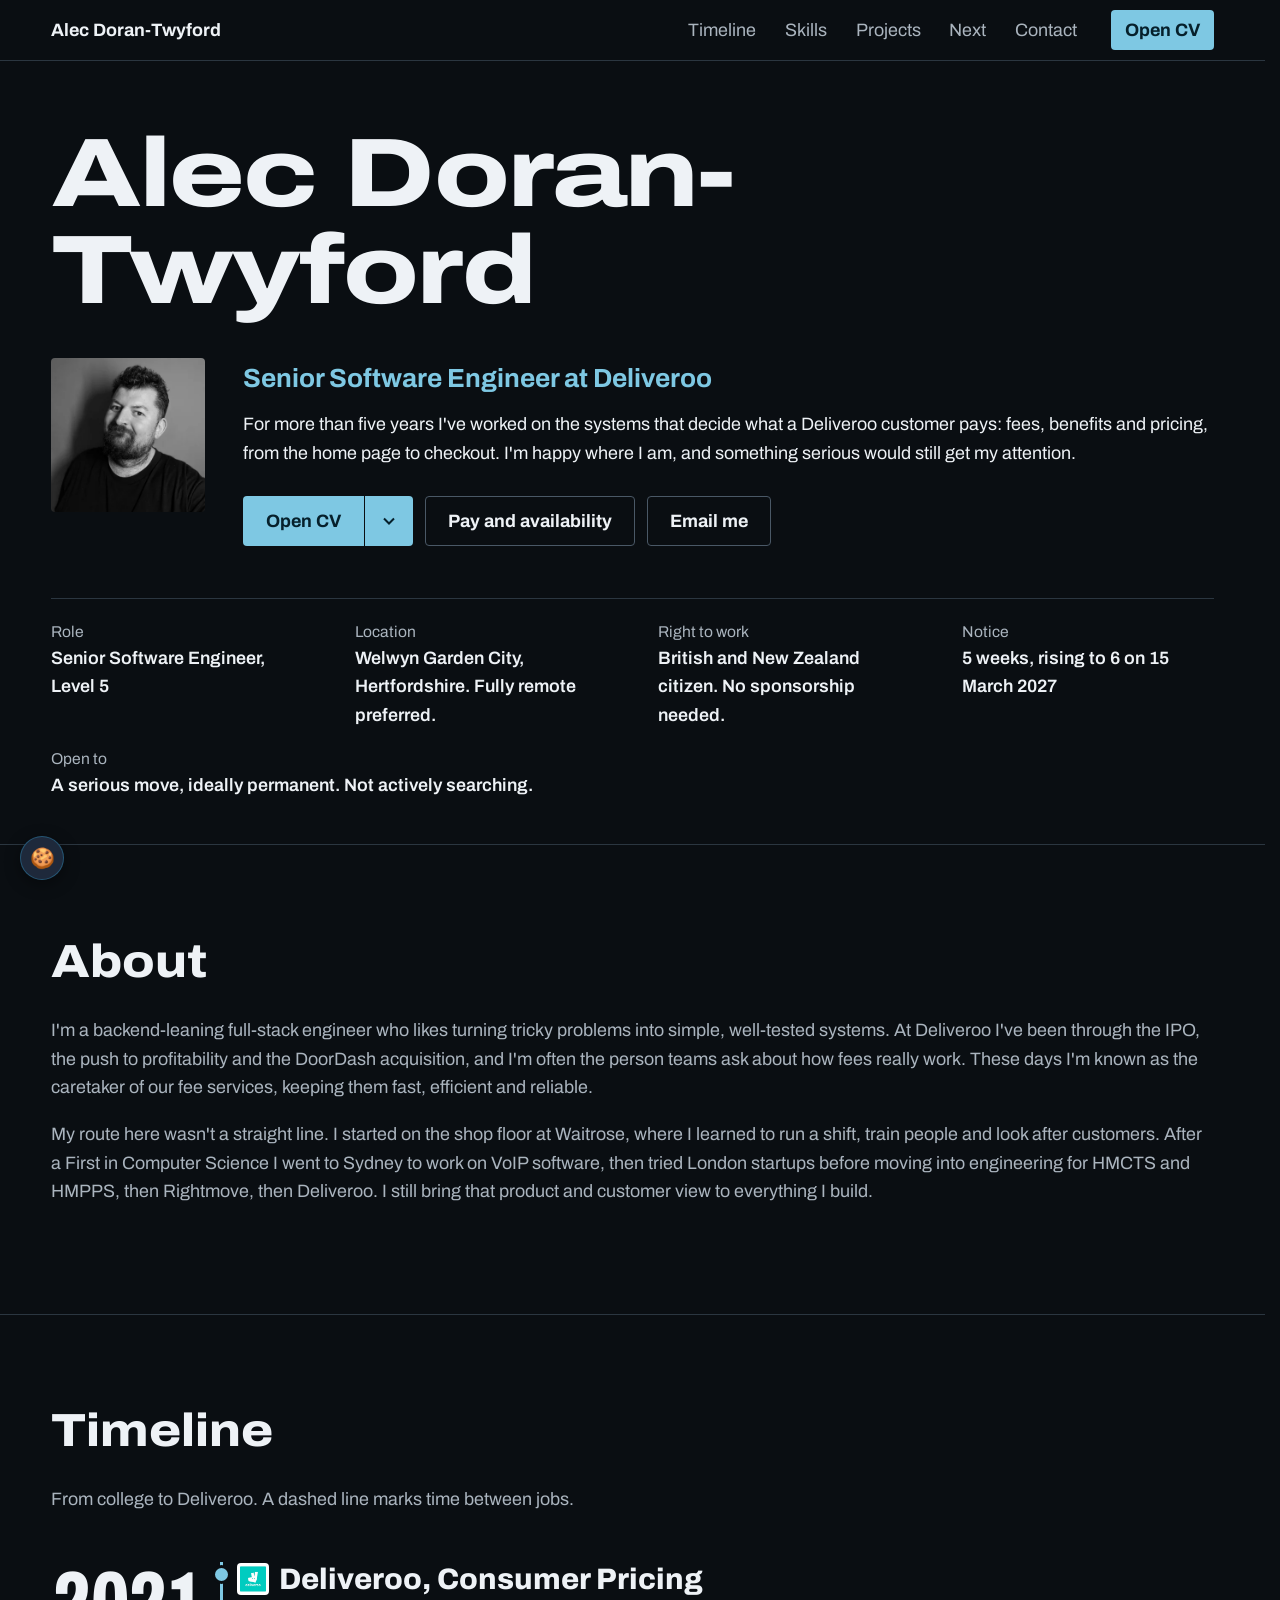
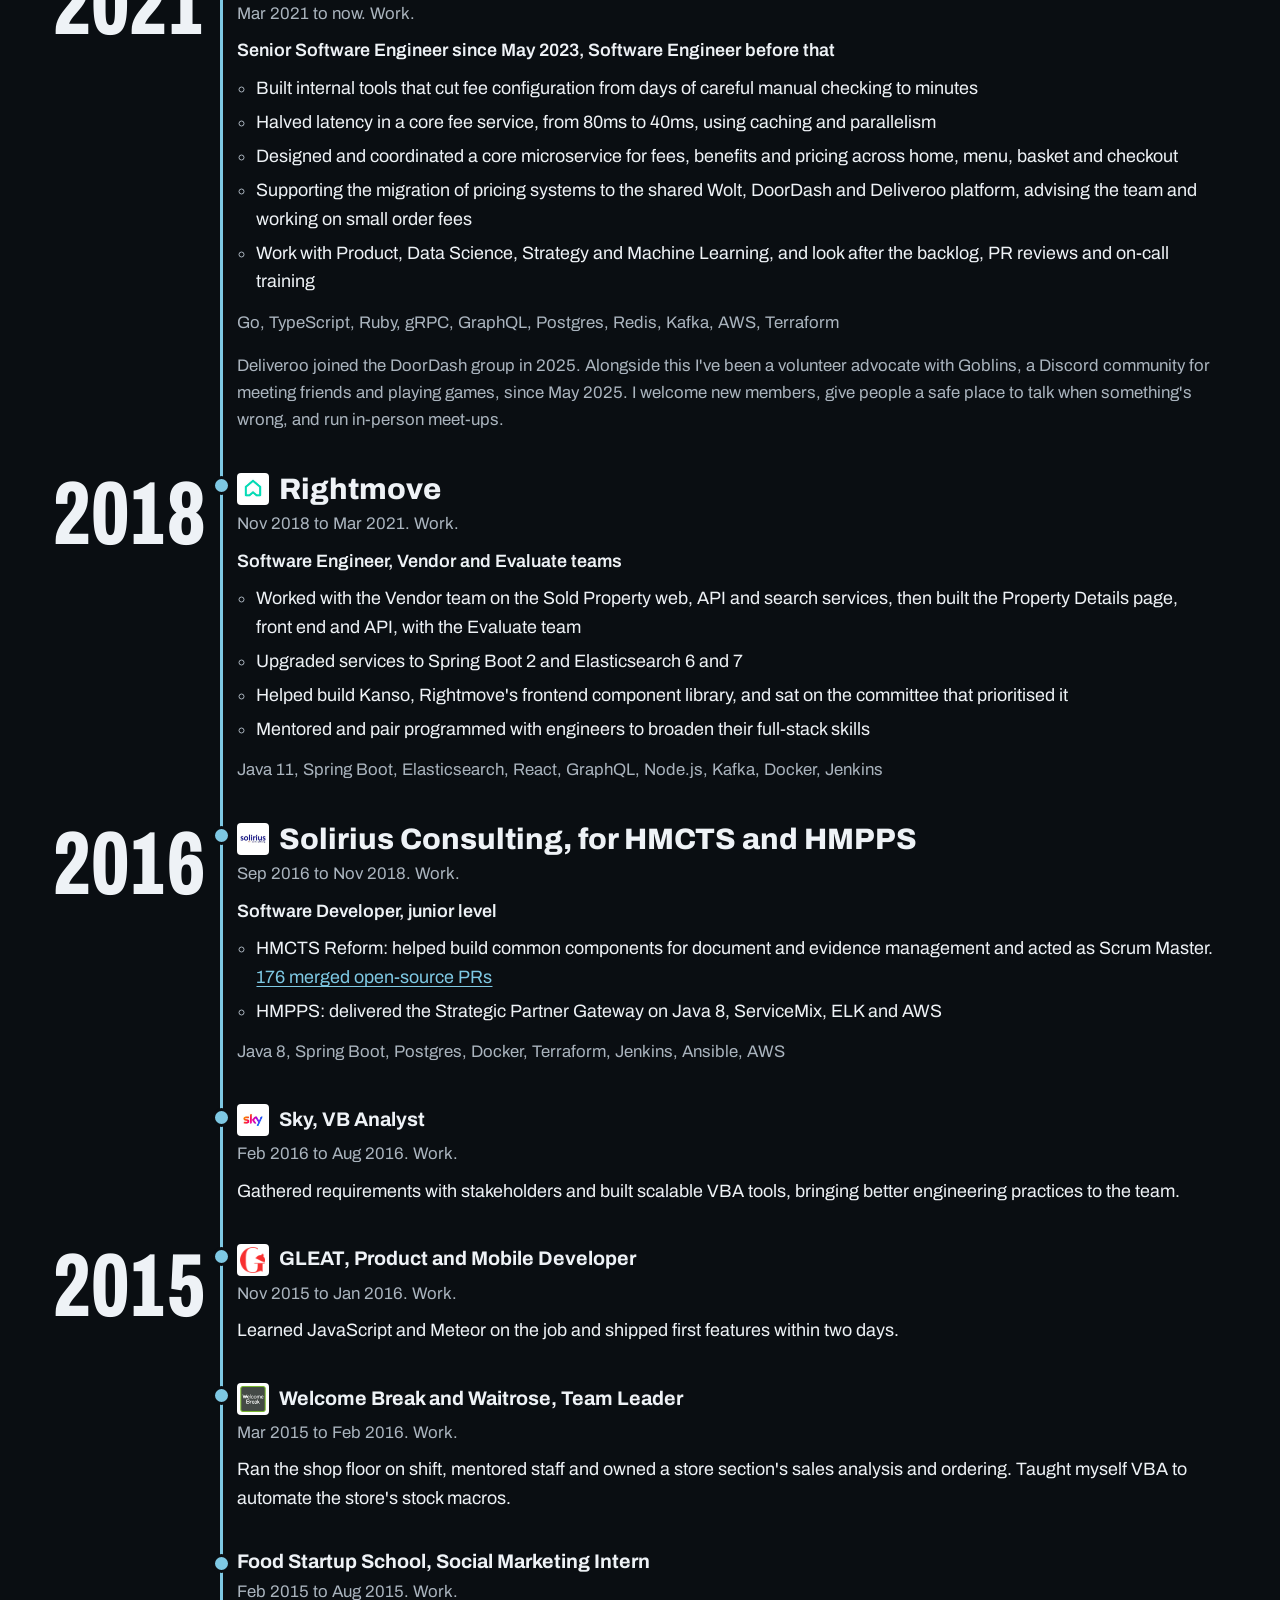
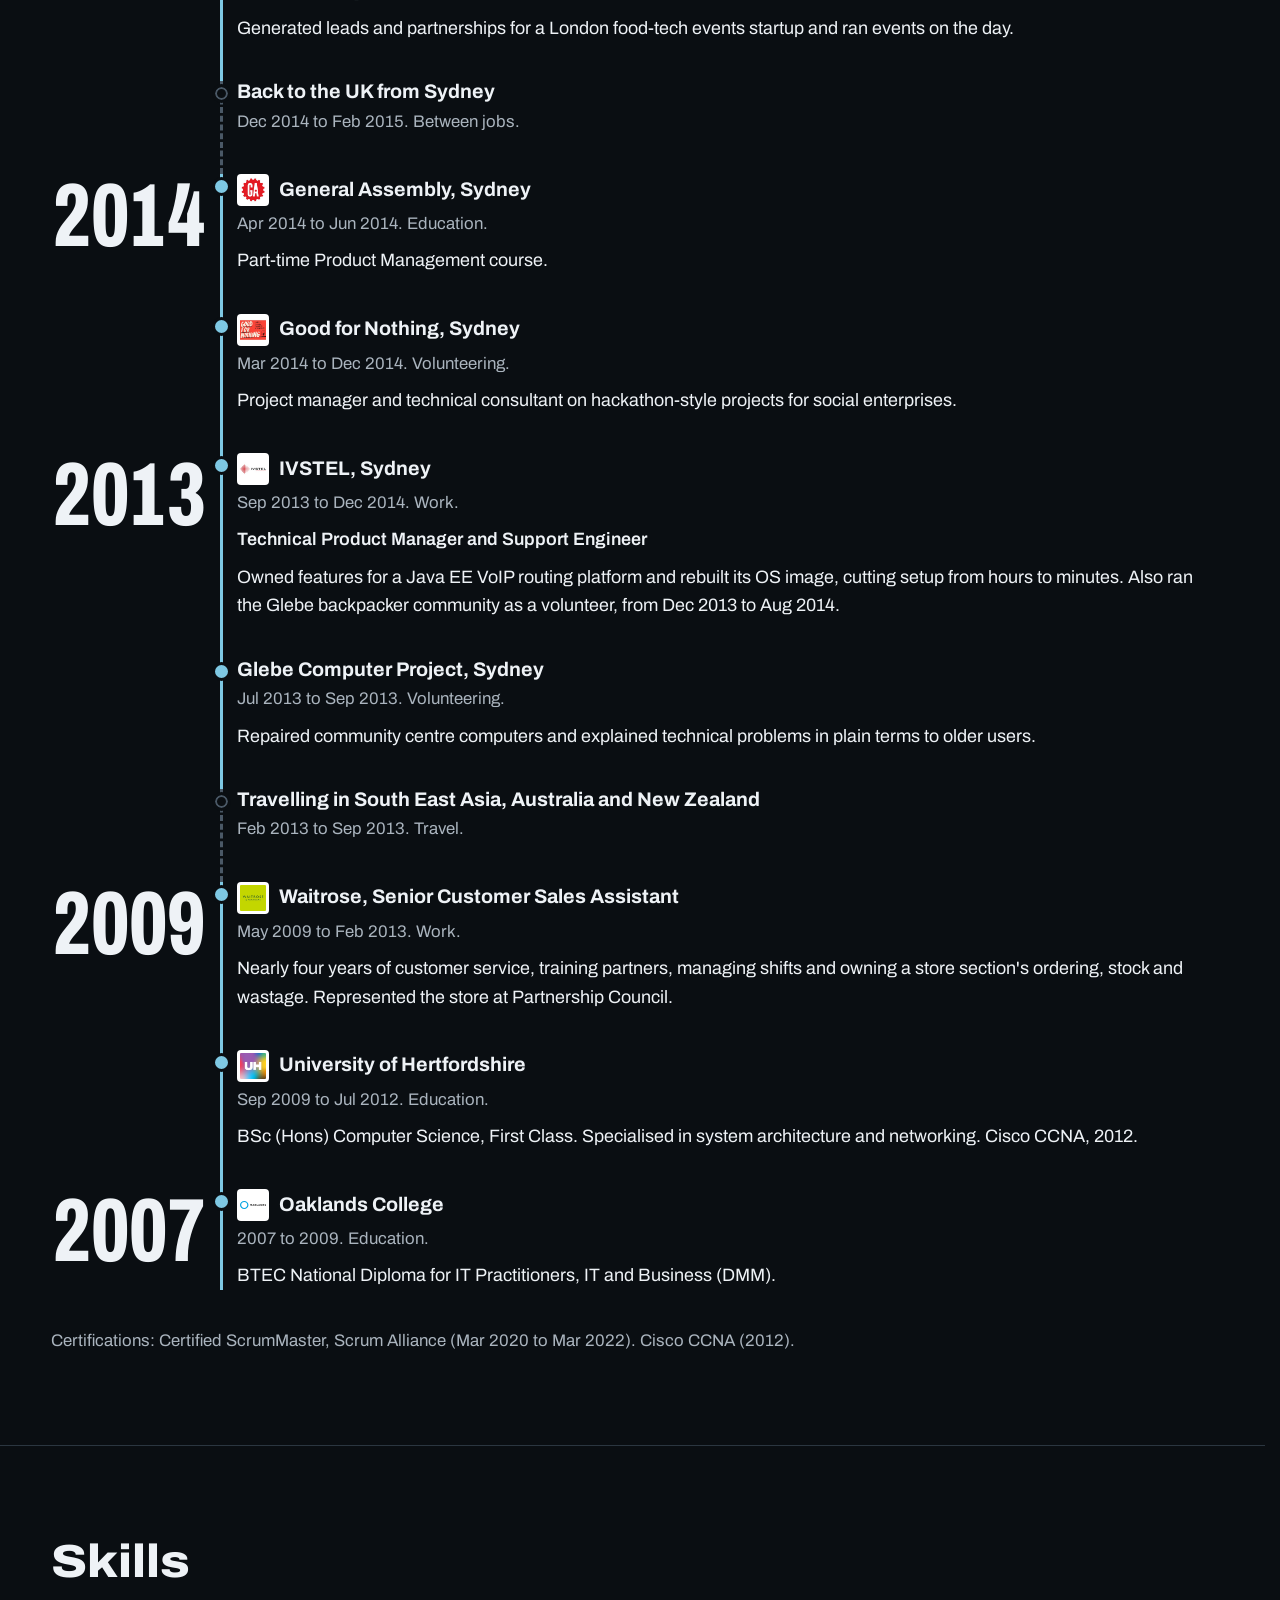
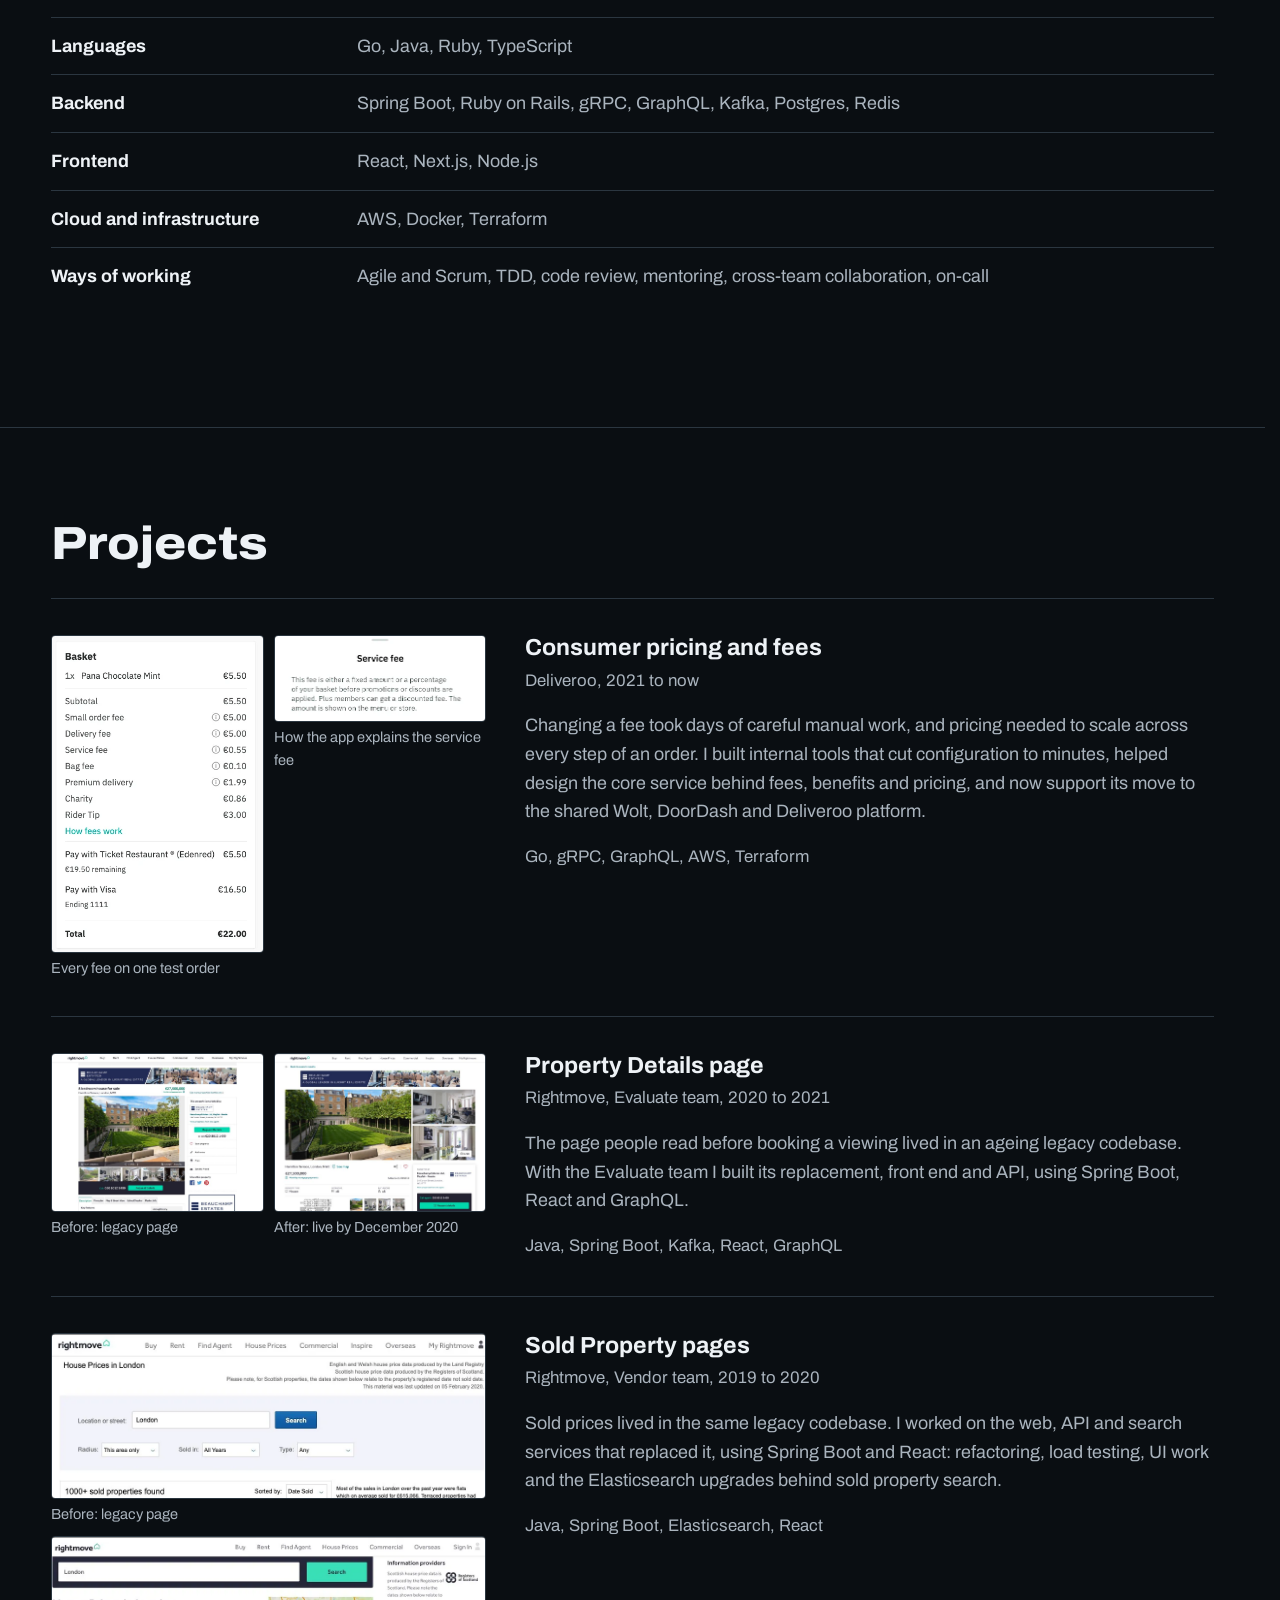
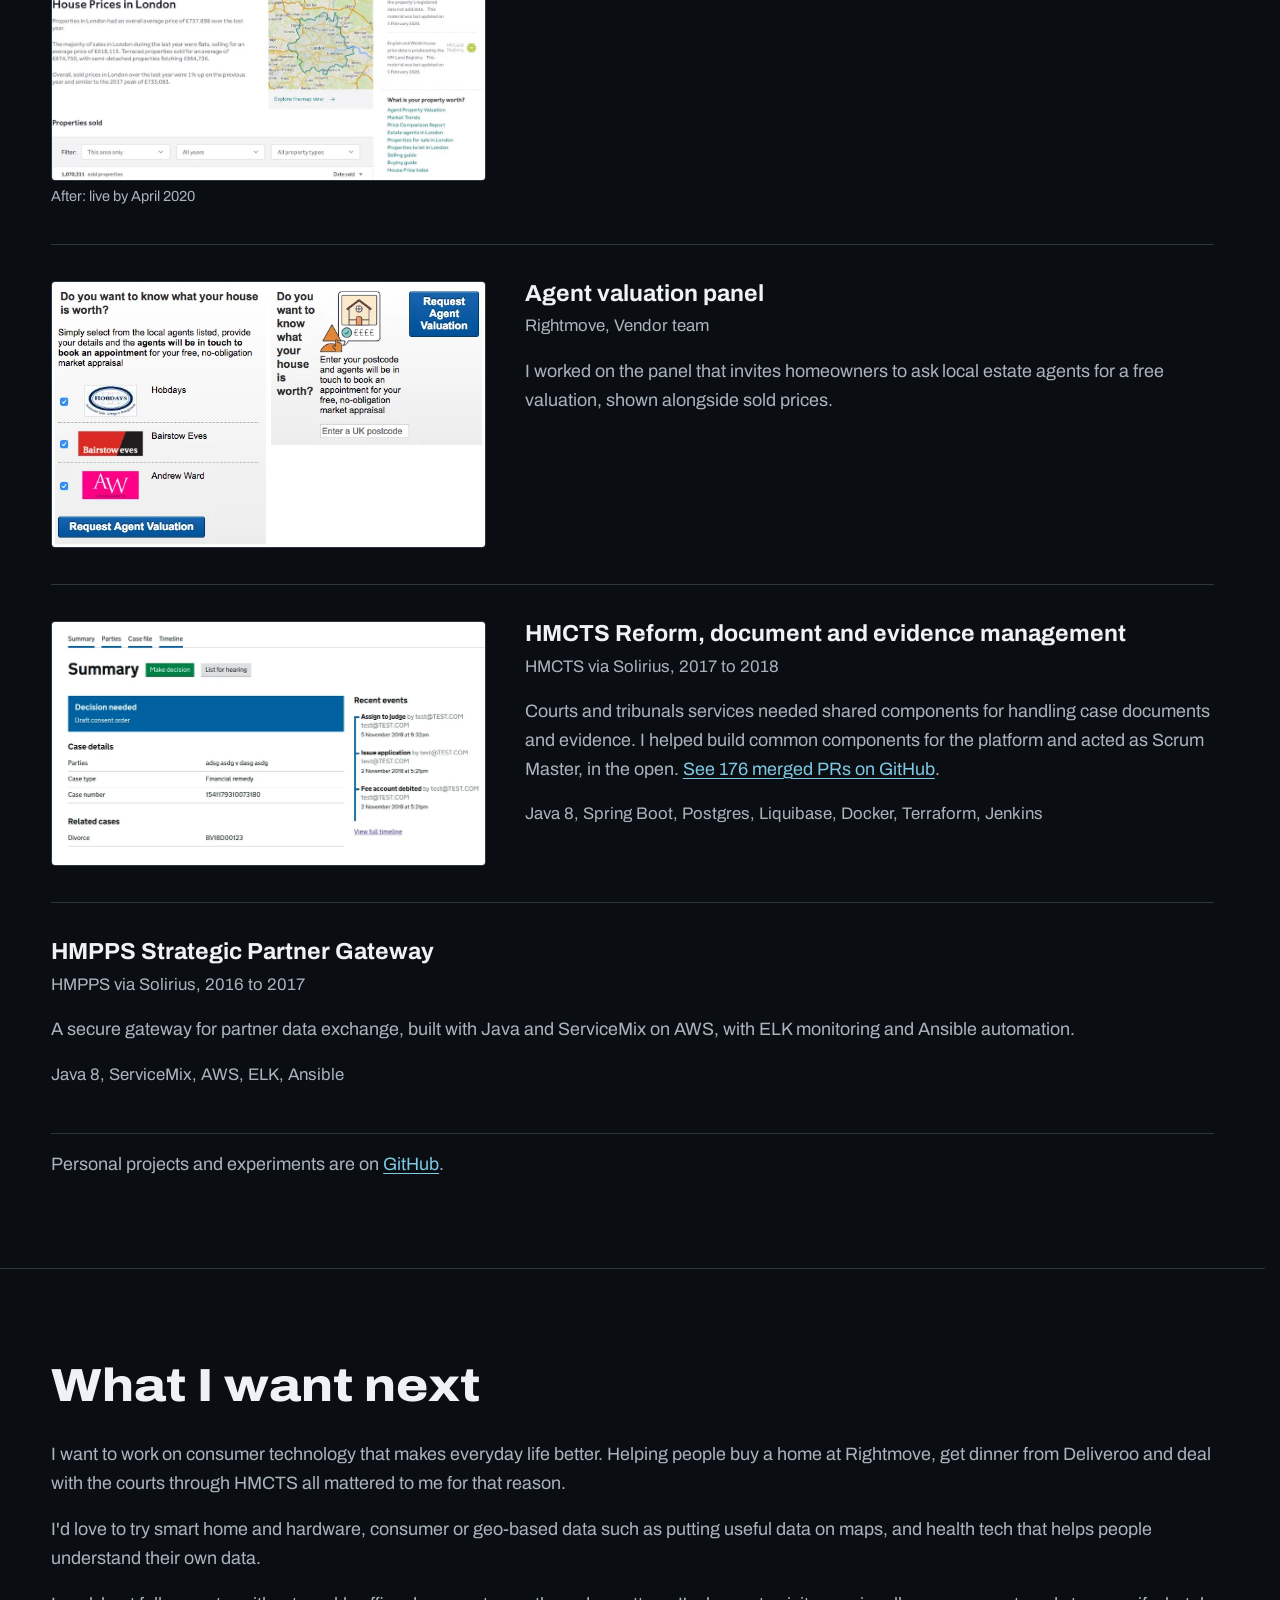
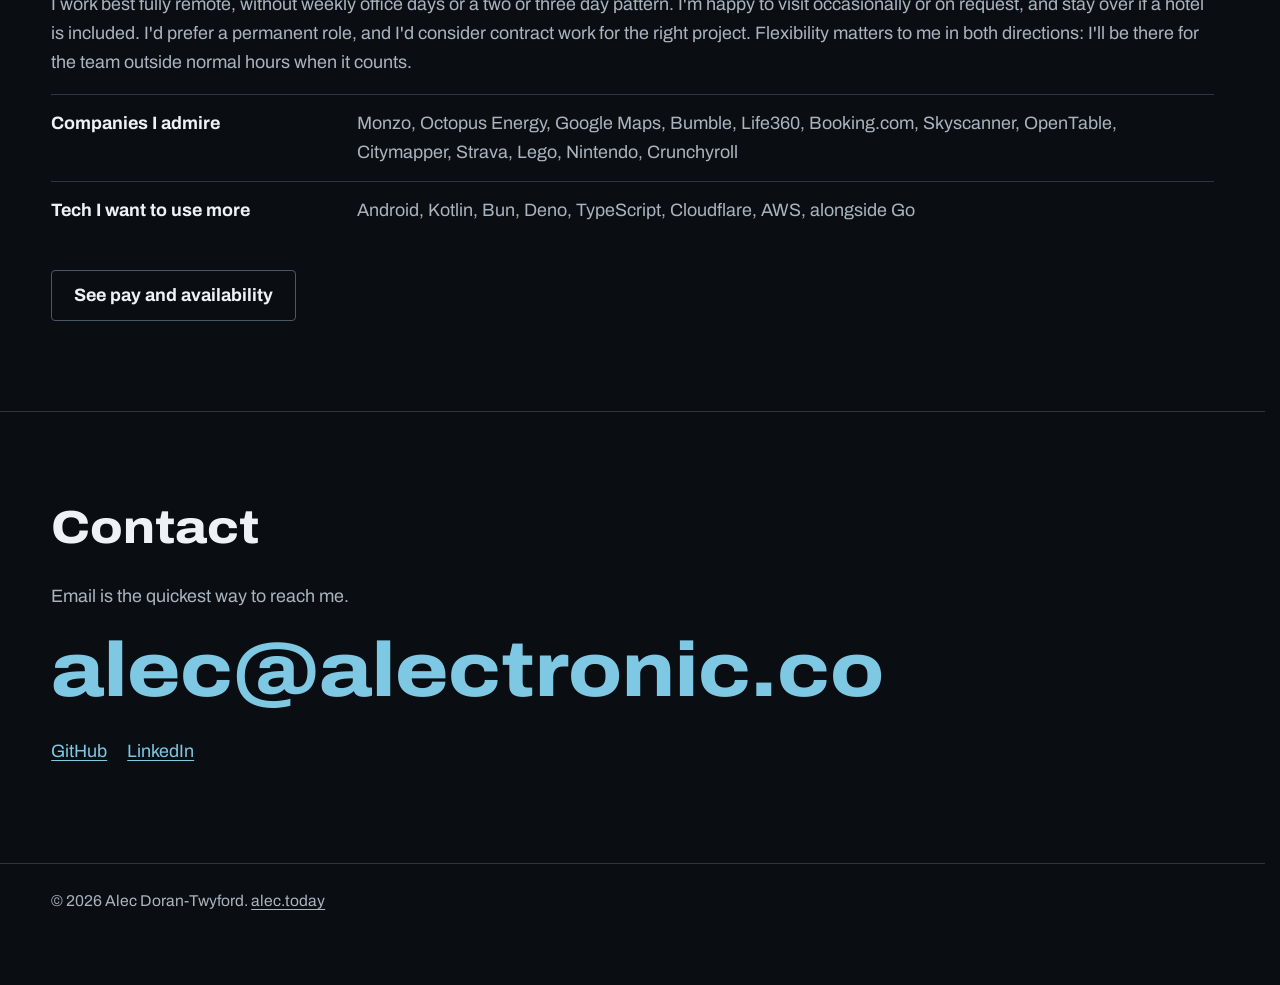
<file: index.html>
<!DOCTYPE html>
<html lang="en">
<head>
<meta charset="UTF-8">
<meta name="viewport" content="width=device-width, initial-scale=1.0">
<title>Alec Doran-Twyford — Senior Software Engineer | Hire Me</title>
<meta name="description" content="Alec Doran-Twyford is a Senior Software Engineer at Deliveroo, based in Welwyn Garden City, Hertfordshire. Previously at Rightmove, Solirius, HMPPS and Sky. Open to new opportunities.">
<link rel="canonical" href="https://hire.alec.today/">

<!-- Open Graph -->
<meta property="og:type" content="profile">
<meta property="og:url" content="https://hire.alec.today/">
<meta property="og:site_name" content="Hire Alec">
<meta property="og:title" content="Alec Doran-Twyford — Senior Software Engineer">
<meta property="og:description" content="Senior Software Engineer at Deliveroo, based in Welwyn Garden City, Hertfordshire. Previously at Rightmove, Solirius, HMPPS and Sky.">
<meta property="og:image" content="https://hire.alec.today/assets/og-image.jpg">
<meta property="og:image:width" content="1200">
<meta property="og:image:height" content="630">
<meta property="og:image:alt" content="Alec Doran-Twyford, Senior Software Engineer at Deliveroo, based in Welwyn Garden City, Hertfordshire">

<!-- Twitter Card -->
<meta name="twitter:card" content="summary_large_image">
<meta name="twitter:title" content="Alec Doran-Twyford — Senior Software Engineer">
<meta name="twitter:description" content="Senior Software Engineer at Deliveroo, based in Welwyn Garden City, Hertfordshire. Previously at Rightmove, Solirius, HMPPS and Sky.">
<meta name="twitter:image" content="https://hire.alec.today/assets/og-image.jpg">
<meta name="twitter:image:alt" content="Alec Doran-Twyford, Senior Software Engineer at Deliveroo, based in Welwyn Garden City, Hertfordshire">

<meta name="theme-color" content="#050607">
<meta name="author" content="Alec Doran-Twyford">
<link rel="manifest" href="/manifest.json">

<!-- Structured data: helps Google understand who this page is about -->
<link rel="icon" type="image/svg+xml" href="/favicon.svg">
<link rel="icon" type="image/png" sizes="32x32" href="/favicon-32x32.png">
<link rel="shortcut icon" href="/favicon.ico">
<link rel="apple-touch-icon" sizes="180x180" href="/apple-touch-icon.png">

  <!-- Consent Mode Defaults -->
  <script data-cookieconsent="ignore">
    window.dataLayer = window.dataLayer || [];
    function gtag(){dataLayer.push(arguments);}
    gtag('consent', 'default', {
      'ad_storage': 'denied',
      'ad_user_data': 'denied',
      'ad_personalization': 'denied',
      'analytics_storage': 'denied',
      'functionality_storage': 'denied',
      'personalization_storage': 'denied',
      'security_storage': 'granted'
    });
  </script>

  <!-- Google tag (gtag.js) -->
  <script async src="https://www.googletagmanager.com/gtag/js?id=G-N4Q5KJSLNK"></script>
  <script>
    window.dataLayer = window.dataLayer || [];
    function gtag(){dataLayer.push(arguments);}
    gtag('js', new Date());
    gtag('config', 'G-N4Q5KJSLNK', {
      'url_passthrough': true,
      'ads_data_redaction': true
    });
  </script>

<link rel="stylesheet" href="css/style.css">
  <script src="js/cookie.js" defer></script>
  <script src="js/content.js" defer></script>
  <script src="js/app.js" defer></script>
</head>
<body>
  <main id="main-content" data-page="home"></main>
</body>
</html>
</file>
<file: css/style.css>
#cc-main{background:transparent;color:var(--cc-primary-color);font-family:var(--cc-font-family);font-size:16px;font-weight:400;-webkit-font-smoothing:antialiased;-moz-osx-font-smoothing:grayscale;line-height:1.15;position:relative;text-rendering:optimizeLegibility;-webkit-text-size-adjust:100%;position:fixed;z-index:var(--cc-z-index)}#cc-main :after,#cc-main :before,#cc-main a,#cc-main button,#cc-main div,#cc-main h2,#cc-main input,#cc-main p,#cc-main span{all:unset;box-sizing:border-box}#cc-main .pm__badge,#cc-main button{all:initial;box-sizing:border-box;color:unset;visibility:unset}#cc-main .pm__badge,#cc-main a,#cc-main button,#cc-main input{-webkit-appearance:none;appearance:none;cursor:pointer;font-family:inherit;font-size:100%;line-height:normal;margin:0;outline:revert;outline-offset:2px;overflow:hidden}#cc-main table,#cc-main tbody,#cc-main td,#cc-main th,#cc-main thead,#cc-main tr{all:revert;color:inherit;font-family:inherit;font-size:inherit;font-weight:inherit}:root{--cc-font-family:-apple-system,BlinkMacSystemFont,"Segoe UI",Roboto,Helvetica,Arial,sans-serif,"Apple Color Emoji","Segoe UI Emoji","Segoe UI Symbol";--cc-modal-border-radius:.5rem;--cc-btn-border-radius:.4rem;--cc-modal-transition-duration:.25s;--cc-link-color:var(--cc-btn-primary-bg);--cc-modal-margin:1rem;--cc-z-index:2147483647;--cc-bg:#fff;--cc-primary-color:#2c2f31;--cc-secondary-color:#5e6266;--cc-btn-primary-bg:#30363c;--cc-btn-primary-color:#fff;--cc-btn-primary-border-color:var(--cc-btn-primary-bg);--cc-btn-primary-hover-bg:#000;--cc-btn-primary-hover-color:#fff;--cc-btn-primary-hover-border-color:var(--cc-btn-primary-hover-bg);--cc-btn-secondary-bg:#eaeff2;--cc-btn-secondary-color:var(--cc-primary-color);--cc-btn-secondary-border-color:var(--cc-btn-secondary-bg);--cc-btn-secondary-hover-bg:#d4dae0;--cc-btn-secondary-hover-color:#000;--cc-btn-secondary-hover-border-color:#d4dae0;--cc-separator-border-color:#f0f4f7;--cc-toggle-on-bg:var(--cc-btn-primary-bg);--cc-toggle-off-bg:#667481;--cc-toggle-on-knob-bg:#fff;--cc-toggle-off-knob-bg:var(--cc-toggle-on-knob-bg);--cc-toggle-enabled-icon-color:var(--cc-bg);--cc-toggle-disabled-icon-color:var(--cc-bg);--cc-toggle-readonly-bg:#d5dee2;--cc-toggle-readonly-knob-bg:#fff;--cc-toggle-readonly-knob-icon-color:var(--cc-toggle-readonly-bg);--cc-section-category-border:var(--cc-cookie-category-block-bg);--cc-cookie-category-block-bg:#f0f4f7;--cc-cookie-category-block-border:#f0f4f7;--cc-cookie-category-block-hover-bg:#e9eff4;--cc-cookie-category-block-hover-border:#e9eff4;--cc-cookie-category-expanded-block-bg:transparent;--cc-cookie-category-expanded-block-hover-bg:#dee4e9;--cc-overlay-bg:rgba(0,0,0,.65);--cc-webkit-scrollbar-bg:var(--cc-section-category-border);--cc-webkit-scrollbar-hover-bg:var(--cc-btn-primary-hover-bg);--cc-footer-bg:var(--cc-btn-secondary-bg);--cc-footer-color:var(--cc-secondary-color);--cc-footer-border-color:#e4eaed;--cc-pm-toggle-border-radius:4em}#cc-main.cc--rtl{direction:rtl}#cc-main .cm__title,#cc-main a,#cc-main b,#cc-main em,#cc-main strong{font-weight:600}#cc-main button>span{pointer-events:none}#cc-main .cc__link,#cc-main a{background-image:linear-gradient(currentColor,currentColor);background-position:0 100%;background-repeat:no-repeat;background-size:0 1px;font-weight:600;position:relative;transition:background-size .25s,color .25s ease}#cc-main .cc__link:hover,#cc-main a:hover{background-size:100% 1px;color:var(--cc-primary-color)}#cc-main .cc__link{color:var(--cc-link-color)}#cc-main .cm__desc,#cc-main .pm__body{overscroll-behavior:auto contain;scrollbar-width:thin}@media screen and (min-width:640px){#cc-main ::-webkit-scrollbar,#cc-main ::-webkit-scrollbar-thumb,#cc-main ::-webkit-scrollbar-track{all:revert}#cc-main ::-webkit-scrollbar-thumb{-webkit-background-clip:padding-box;background-clip:padding-box;background:var(--cc-toggle-readonly-bg);border:.25rem solid var(--cc-bg);border-radius:1rem}#cc-main ::-webkit-scrollbar-thumb:hover{background:var(--cc-toggle-off-bg)}#cc-main ::-webkit-scrollbar{background:transparent;width:12px}}html.disable--interaction.show--consent,html.disable--interaction.show--consent body{height:auto!important;overflow:hidden!important}@media (prefers-reduced-motion){#cc-main{--cc-modal-transition-duration:0s}}.cc--darkmode{--cc-bg:#161a1c;--cc-primary-color:#ebf3f6;--cc-secondary-color:#aebbc5;--cc-btn-primary-bg:#c2d0e0;--cc-btn-primary-color:var(--cc-bg);--cc-btn-primary-border-color:var(--cc-btn-primary-bg);--cc-btn-primary-hover-bg:#98a7b6;--cc-btn-primary-hover-color:#000;--cc-btn-primary-hover-border-color:var(--cc-btn-primary-hover-bg);--cc-btn-secondary-bg:#242c31;--cc-btn-secondary-color:var(--cc-primary-color);--cc-btn-secondary-border-color:var(--cc-btn-secondary-bg);--cc-btn-secondary-hover-bg:#353d43;--cc-btn-secondary-hover-color:#fff;--cc-btn-secondary-hover-border-color:var(--cc-btn-secondary-hover-bg);--cc-separator-border-color:#222a30;--cc-toggle-on-bg:var(--cc-btn-primary-bg);--cc-toggle-off-bg:#525f6b;--cc-toggle-on-knob-bg:var(--cc-btn-primary-color);--cc-toggle-off-knob-bg:var(--cc-btn-primary-color);--cc-toggle-enabled-icon-color:var(--cc-btn-primary-color);--cc-toggle-disabled-icon-color:var(--cc-btn-primary-color);--cc-toggle-readonly-bg:#343e45;--cc-toggle-readonly-knob-bg:#5f6b72;--cc-toggle-readonly-knob-icon-color:var(--cc-toggle-readonly-bg);--cc-section-category-border:#1e2428;--cc-cookie-category-block-bg:#1e2428;--cc-cookie-category-block-border:var(--cc-section-category-border);--cc-cookie-category-block-hover-bg:#242c31;--cc-cookie-category-block-hover-border:#232a2f;--cc-cookie-category-expanded-block-bg:transparent;--cc-cookie-category-expanded-block-hover-bg:var(--cc-toggle-readonly-bg);--cc-overlay-bg:rgba(0,0,0,.65);--cc-webkit-scrollbar-bg:var(--cc-section-category-border);--cc-webkit-scrollbar-hover-bg:var(--cc-btn-primary-hover-bg);--cc-footer-bg:#0c0e0f;--cc-footer-color:var(--cc-secondary-color);--cc-footer-border-color:#060809}.cc--darkmode #cc-main{color-scheme:dark}#cc-main .cm{background:var(--cc-bg);border-radius:var(--cc-modal-border-radius);box-shadow:0 .625em 1.875em rgba(0,0,2,.3);display:flex;flex-direction:column;max-width:24rem;opacity:0;overflow:hidden;position:fixed;transform:translateY(1.6em);visibility:hidden;z-index:1}#cc-main .cm--top{top:var(--cc-modal-margin)}#cc-main .cm--middle{top:50%;transform:translateY(calc(-50% + 1.6em))}#cc-main .cm--bottom{bottom:var(--cc-modal-margin)}#cc-main .cm--center{left:var(--cc-modal-margin);margin:0 auto;right:var(--cc-modal-margin);width:unset}#cc-main .cm--left{left:var(--cc-modal-margin);margin-right:var(--cc-modal-margin)}#cc-main .cm--right{margin-left:var(--cc-modal-margin);right:var(--cc-modal-margin)}#cc-main .cm__body{display:flex;flex-direction:column;justify-content:space-between;position:relative}#cc-main .cm__btns,#cc-main .cm__links{padding:1rem 1.3rem;width:unset}#cc-main .cm__texts{display:flex;flex:1;flex-direction:column;justify-content:center;padding:1rem 0 0}#cc-main .cm__desc,#cc-main .cm__title{padding:0 1.3rem}#cc-main .cm__title{font-size:1.05em}#cc-main .cm__title+.cm__desc{margin-top:1.1em}#cc-main .cm__desc{color:var(--cc-secondary-color);font-size:.9em;line-height:1.5;max-height:40vh;overflow-x:visible;overflow-y:auto;padding-bottom:1em}#cc-main .cm__btns{border-top:1px solid var(--cc-separator-border-color);display:flex;flex-direction:column;justify-content:center}#cc-main .cm__btn-group{display:grid;grid-auto-columns:minmax(0,1fr)}#cc-main .cm__btn+.cm__btn,#cc-main .cm__btn-group+.cm__btn-group{margin-top:.375rem}#cc-main .cm--flip .cm__btn+.cm__btn,#cc-main .cm--flip .cm__btn-group+.cm__btn-group{margin-bottom:.375rem;margin-top:0}#cc-main .cm--inline .cm__btn+.cm__btn{margin-left:.375rem;margin-top:0}#cc-main .cm--inline.cm--flip .cm__btn+.cm__btn{margin-bottom:0;margin-left:0;margin-right:.375rem}#cc-main .cm--inline.cm--flip .cm__btn-group+.cm__btn-group{margin-bottom:.375rem;margin-right:0}#cc-main .cm--wide .cm__btn+.cm__btn,#cc-main .cm--wide .cm__btn-group+.cm__btn-group{margin-left:.375rem;margin-top:0}#cc-main .cm--wide.cm--flip .cm__btn+.cm__btn,#cc-main .cm--wide.cm--flip .cm__btn-group+.cm__btn-group{margin-bottom:0;margin-right:.375rem}#cc-main .cm--bar:not(.cm--inline) .cm__btn-group--uneven,#cc-main .cm--wide .cm__btn-group--uneven{display:flex;flex:1;justify-content:space-between}#cc-main .cm--bar:not(.cm--inline).cm--flip .cm__btn-group--uneven,#cc-main .cm--wide.cm--flip .cm__btn-group--uneven{flex-direction:row-reverse}#cc-main .cm__btn{background:var(--cc-btn-primary-bg);border:1px solid var(--cc-btn-primary-border-color);border-radius:var(--cc-btn-border-radius);color:var(--cc-btn-primary-color);font-size:.82em;font-weight:600;min-height:42px;padding:.5em 1em;text-align:center}#cc-main .cm__btn:hover{background:var(--cc-btn-primary-hover-bg);border-color:var(--cc-btn-primary-hover-border-color);color:var(--cc-btn-primary-hover-color)}#cc-main .cm__btn--secondary{background:var(--cc-btn-secondary-bg);border-color:var(--cc-btn-secondary-border-color);color:var(--cc-btn-secondary-color)}#cc-main .cm__btn--secondary:hover{background:var(--cc-btn-secondary-hover-bg);border-color:var(--cc-btn-secondary-hover-border-color);color:var(--cc-btn-secondary-hover-color)}#cc-main .cm__btn--close{border-radius:0;border-bottom-left-radius:var(--cc-btn-border-radius);border-right:none;border-top:none;display:none;font-size:1em;height:42px;min-width:auto!important;overflow:hidden;padding:0!important;position:absolute;right:0;top:0;width:42px}#cc-main .cm__btn--close svg{stroke:var(--cc-btn-primary-color);transform:scale(.5);transition:stroke .15s ease}#cc-main .cm__btn--close:hover svg{stroke:var(--cc-btn-primary-hover-color)}#cc-main .cm__btn--close.cm__btn--secondary svg{stroke:var(--cc-btn-secondary-color)}#cc-main .cm__btn--close.cm__btn--secondary:hover svg{stroke:var(--cc-btn-secondary-hover-color)}#cc-main .cm__btn--close+.cm__texts .cm__title{padding-right:3rem}#cc-main .cm--inline .cm__btn-group{grid-auto-flow:column}#cc-main .cm__footer{background:var(--cc-footer-bg);border-top:1px solid var(--cc-footer-border-color);color:var(--cc-footer-color);padding:.4em 0 .5em}#cc-main .cm__links{display:flex;flex-direction:row;padding-bottom:0;padding-top:0}#cc-main .cm__link-group{display:flex;flex-direction:row;font-size:.8em;width:100%}#cc-main .cm__link-group>*+*{margin-left:1.3rem}#cc-main .cm--flip .cm__btn:last-child{grid-row:1}#cc-main .cm--inline.cm--flip .cm__btn:last-child{grid-column:1}#cc-main .cm--box .cm__btn--close{display:block}#cc-main .cm--box.cm--flip .cm__btns{flex-direction:column-reverse}#cc-main .cm--box.cm--wide{max-width:36em}#cc-main .cm--box.cm--wide .cm__btns{flex-direction:row;justify-content:space-between}#cc-main .cm--box.cm--wide .cm__btn-group{grid-auto-flow:column}#cc-main .cm--box.cm--wide .cm__btn{min-width:120px;padding-left:1.8em;padding-right:1.8em}#cc-main .cm--box.cm--wide.cm--flip .cm__btns{flex-direction:row-reverse}#cc-main .cm--box.cm--wide.cm--flip .cm__btn:last-child{grid-column:1}#cc-main .cm--cloud{max-width:54em;width:unset}#cc-main .cm--cloud .cm__body{flex-direction:row}#cc-main .cm--cloud .cm__texts{flex:1}#cc-main .cm--cloud .cm__desc{max-height:9.4em}#cc-main .cm--cloud .cm__btns{border-left:1px solid var(--cc-separator-border-color);border-top:none;max-width:23em}#cc-main .cm--cloud .cm__btn-group{flex-direction:column}#cc-main .cm--cloud .cm__btn{min-width:19em}#cc-main .cm--cloud.cm--flip .cm__btn-group,#cc-main .cm--cloud.cm--flip .cm__btns{flex-direction:column-reverse}#cc-main .cm--cloud.cm--inline .cm__btn-group{flex-direction:row}#cc-main .cm--cloud.cm--inline .cm__btn{min-width:10em}#cc-main .cm--cloud.cm--inline.cm--flip .cm__btn-group{flex-direction:row-reverse}#cc-main .cm--bar{border-radius:0;left:0;margin:0;max-width:unset;opacity:1;right:0;transform:translateY(0);width:100vw;--cc-modal-transition-duration:.35s}#cc-main .cm--bar.cm--top{top:0;transform:translateY(-100%)}#cc-main .cm--bar.cm--bottom{bottom:0;transform:translateY(100%)}#cc-main .cm--bar .cm__body,#cc-main .cm--bar .cm__links{margin:0 auto;max-width:55em;width:100%}#cc-main .cm--bar .cm__body{padding:.5em 0 .9em}#cc-main .cm--bar .cm__btns{border-top:none;flex-direction:row;justify-content:space-between}#cc-main .cm--bar .cm__btn-group{grid-auto-flow:column}#cc-main .cm--bar:not(.cm--inline) .cm__btn+.cm__btn,#cc-main .cm--bar:not(.cm--inline) .cm__btn-group+.cm__btn-group{margin-left:.375rem;margin-top:0}#cc-main .cm--bar .cm__btn{min-width:120px;padding-left:2em;padding-right:2em}#cc-main .cm--bar.cm--flip:not(.cm--inline) .cm__btn+.cm__btn,#cc-main .cm--bar.cm--flip:not(.cm--inline) .cm__btn-group+.cm__btn-group{margin-bottom:0;margin-left:0;margin-right:.375rem}#cc-main .cm--bar.cm--flip .cm__btns{flex-direction:row-reverse}#cc-main .cm--bar.cm--flip .cm__btn:last-child{grid-column:1}#cc-main .cm--bar.cm--inline .cm__body,#cc-main .cm--bar.cm--inline .cm__links{max-width:74em}#cc-main .cm--bar.cm--inline .cm__body{flex-direction:row;padding:0}#cc-main .cm--bar.cm--inline .cm__btns{flex-direction:column;justify-content:center;max-width:23em}#cc-main .cm--bar.cm--inline.cm--flip .cm__btns{flex-direction:column-reverse}#cc-main .cc--anim .cm,#cc-main .cc--anim.cm-wrapper:before{transition:opacity var(--cc-modal-transition-duration) ease,visibility var(--cc-modal-transition-duration) ease,transform var(--cc-modal-transition-duration) ease}#cc-main .cc--anim .cm__btn,#cc-main .cc--anim .cm__close{transition:background-color .15s ease,border-color .15s ease,color .15s ease}.disable--interaction #cc-main .cm-wrapper:before{background:var(--cc-overlay-bg);bottom:0;content:"";left:0;opacity:0;position:fixed;right:0;top:0;visibility:hidden;z-index:0}.show--consent #cc-main .cc--anim .cm{opacity:1;transform:translateY(0);visibility:visible!important}.show--consent #cc-main .cc--anim .cm--middle{transform:translateY(-50%)}.show--consent #cc-main .cc--anim .cm--bar{transform:translateY(0)}.show--consent #cc-main .cc--anim.cm-wrapper:before{opacity:1;visibility:visible}#cc-main.cc--rtl .cm__btn--close{border-bottom-left-radius:unset;border-bottom-right-radius:var(--cc-btn-border-radius);left:0;right:unset}#cc-main.cc--rtl .cm__btn--close+.cm__texts .cm__title{padding-left:3rem!important;padding-right:1.3rem}#cc-main.cc--rtl .cm--inline .cm__btn+.cm__btn{margin-left:0;margin-right:.375rem}#cc-main.cc--rtl .cm--inline.cm--flip .cm__btn+.cm__btn{margin-left:.375rem;margin-right:0}#cc-main.cc--rtl .cm:not(.cm--inline).cm--bar .cm__btn+.cm__btn,#cc-main.cc--rtl .cm:not(.cm--inline).cm--bar .cm__btn-group+.cm__btn-group,#cc-main.cc--rtl .cm:not(.cm--inline).cm--wide .cm__btn+.cm__btn,#cc-main.cc--rtl .cm:not(.cm--inline).cm--wide .cm__btn-group+.cm__btn-group{margin-left:0;margin-right:.375rem}#cc-main.cc--rtl .cm:not(.cm--inline).cm--bar.cm--flip .cm__btn+.cm__btn,#cc-main.cc--rtl .cm:not(.cm--inline).cm--wide.cm--flip .cm__btn+.cm__btn{margin-left:.375rem;margin-right:0}#cc-main.cc--rtl .cm__link-group>*+*{margin-left:0;margin-right:1.3rem}@media screen and (max-width:640px){#cc-main{--cc-modal-margin:.5em}#cc-main .cm{max-width:none!important;width:auto!important}#cc-main .cm__body{flex-direction:column!important;padding:0!important}#cc-main .cm__btns,#cc-main .cm__desc,#cc-main .cm__links,#cc-main .cm__title{padding-left:1.1rem!important;padding-right:1.1rem!important}#cc-main .cm__btns{border-left:none!important;border-top:1px solid var(--cc-separator-border-color)!important;flex-direction:column!important;max-width:none!important;min-width:auto!important}#cc-main .cm__btn+.cm__btn,#cc-main .cm__btn-group+.cm__btn-group{margin:.375rem 0 0!important}#cc-main .cm--flip .cm__btn+.cm__btn,#cc-main .cm--flip .cm__btn-group+.cm__btn-group{margin-bottom:.375rem!important;margin-top:0!important}#cc-main .cm__btn-group{display:flex!important;flex-direction:column!important;min-width:auto!important}#cc-main .cm__btn{flex:auto!important}#cc-main .cm__link-group{justify-content:center!important}#cc-main .cm--flip .cm__btn-group,#cc-main .cm--flip .cm__btns{flex-direction:column-reverse!important}}#cc-main .pm-wrapper{position:relative;z-index:2}#cc-main .pm{background:var(--cc-bg);border-radius:var(--cc-modal-border-radius);box-shadow:0 .625em 1.875em rgba(0,0,2,.3);display:flex;flex-direction:column;opacity:0;overflow:hidden;position:fixed;visibility:hidden;width:100%;width:unset;z-index:1}#cc-main svg{fill:none;width:100%}#cc-main .pm__body,#cc-main .pm__footer,#cc-main .pm__header{padding:1em 1.4em}#cc-main .pm__header{align-items:center;border-bottom:1px solid var(--cc-separator-border-color);display:flex;justify-content:space-between}#cc-main .pm__title{align-items:center;display:flex;flex:1;font-weight:600;margin-right:2em}#cc-main .pm__close-btn{background:var(--cc-btn-secondary-bg);border:1px solid var(--cc-btn-secondary-border-color);border-radius:var(--cc-btn-border-radius);height:40px;position:relative;transition:all .15s ease;width:40px}#cc-main .pm__close-btn span{display:flex;height:100%;width:100%}#cc-main .pm__close-btn svg{stroke:var(--cc-btn-secondary-color);transform:scale(.5);transition:stroke .15s ease}#cc-main .pm__close-btn:hover{background:var(--cc-btn-secondary-hover-bg);border-color:var(--cc-btn-secondary-hover-border-color)}#cc-main .pm__close-btn:hover svg{stroke:var(--cc-btn-secondary-hover-color)}#cc-main .pm__body{flex:1;overflow-y:auto;overflow-y:overlay}#cc-main .pm__section,#cc-main .pm__section--toggle{border-radius:var(--cc-btn-border-radius);display:flex;flex-direction:column;margin-bottom:.5em}#cc-main .pm__section--toggle .pm__section-desc-wrapper{border:1px solid var(--cc-cookie-category-block-border);border-radius:var(--cc-btn-border-radius);border-top:none;border-top-left-radius:0;border-top-right-radius:0;display:none;margin-top:0!important;overflow:hidden}#cc-main .pm__section{border:1px solid var(--cc-separator-border-color);padding:1em;transition:background-color .25s ease,border-color .25s ease}#cc-main .pm__section:first-child{border:none;margin-bottom:2em;margin-top:0;padding:0;transition:none}#cc-main .pm__section:not(:first-child):hover{background:var(--cc-cookie-category-block-bg);border-color:var(--cc-cookie-category-block-border)}#cc-main .pm__section-toggles+.pm__section{margin-top:2em}#cc-main .pm__section--toggle{background:var(--cc-cookie-category-block-bg);border-top:none;margin-bottom:.375rem}#cc-main .pm__section--toggle .pm__section-title{align-items:center;background:var(--cc-cookie-category-block-bg);border:1px solid var(--cc-cookie-category-block-border);display:flex;justify-content:space-between;min-height:58px;padding:1.1em 5.4em 1.1em 1.2em;position:relative;transition:background-color .25s ease,border-color .25s ease;width:100%}#cc-main .pm__section--toggle .pm__section-title:hover{background:var(--cc-cookie-category-block-hover-bg);border-color:var(--cc-cookie-category-block-hover-border)}#cc-main .pm__section--toggle .pm__section-desc{margin-top:0;padding:1em}#cc-main .pm__section--toggle.is-expanded{--cc-cookie-category-block-bg:var(--cc-cookie-category-expanded-block-bg);--cc-cookie-category-block-border:var(--cc-cookie-category-expanded-block-hover-bg)}#cc-main .pm__section--toggle.is-expanded .pm__section-title{border-bottom-left-radius:0;border-bottom-right-radius:0}#cc-main .pm__section--toggle.is-expanded .pm__section-arrow svg{transform:scale(.5) rotate(180deg)}#cc-main .pm__section--toggle.is-expanded .pm__section-desc-wrapper{display:flex}#cc-main .pm__section--expandable .pm__section-title{cursor:pointer;padding-left:3.4em}#cc-main .pm__section--expandable .pm__section-arrow{background:var(--cc-toggle-readonly-bg);border-radius:100%;display:flex;height:20px;justify-content:center;left:18px;pointer-events:none;position:absolute;width:20px}#cc-main .pm__section--expandable .pm__section-arrow svg{stroke:var(--cc-btn-secondary-color);transform:scale(.5)}#cc-main .pm__section-title-wrapper{align-items:center;display:flex;position:relative}#cc-main .pm__section-title-wrapper+.pm__section-desc-wrapper{margin-top:.85em}#cc-main .pm__section-title{border-radius:var(--cc-btn-border-radius);font-size:.95em;font-weight:600}#cc-main .pm__badge{align-items:center;background:var(--cc-btn-secondary-bg);border-radius:5em;color:var(--cc-secondary-color);display:flex;flex:none;font-size:.8em;font-weight:600;height:23px;justify-content:center;margin-left:1em;min-width:23px;overflow:hidden;padding:0 .6em 1px;position:relative;text-align:center;white-space:nowrap;width:auto}#cc-main .pm__service-counter{background:var(--cc-btn-primary-bg);color:var(--cc-btn-primary-color);padding:0;width:23px}#cc-main .pm__service-counter[data-counterlabel]{padding:0 .6em 1px;width:auto}#cc-main .section__toggle,#cc-main .section__toggle-wrapper,#cc-main .toggle__icon,#cc-main .toggle__label{border-radius:var(--cc-pm-toggle-border-radius);height:23px;transform:translateZ(0);width:50px}#cc-main .section__toggle-wrapper{cursor:pointer;position:absolute;right:18px;z-index:1}#cc-main .toggle-service{height:19px;position:relative;right:0;width:42px}#cc-main .toggle-service .section__toggle,#cc-main .toggle-service .toggle__icon,#cc-main .toggle-service .toggle__label{height:19px;width:42px}#cc-main .toggle-service .toggle__icon{position:relative}#cc-main .toggle-service .toggle__icon-circle{height:19px;width:19px}#cc-main .toggle-service .section__toggle:checked~.toggle__icon .toggle__icon-circle{transform:translateX(23px)}#cc-main .pm__section--toggle:nth-child(2) .section__toggle-wrapper:after{display:none!important}#cc-main .section__toggle{border:0;cursor:pointer;display:block;left:0;margin:0;position:absolute;top:0}#cc-main .section__toggle:disabled{cursor:not-allowed}#cc-main .toggle__icon{background:var(--cc-toggle-off-bg);box-shadow:0 0 0 1px var(--cc-toggle-off-bg);display:flex;flex-direction:row;pointer-events:none;position:absolute;transition:all .25s ease}#cc-main .toggle__icon-circle{background:var(--cc-toggle-off-knob-bg);border:none;border-radius:var(--cc-pm-toggle-border-radius);box-shadow:0 1px 2px rgba(24,32,3,.36);display:block;height:23px;left:0;position:absolute;top:0;transition:transform .25s ease,background-color .25s ease;width:23px}#cc-main .toggle__icon-off,#cc-main .toggle__icon-on{height:100%;position:absolute;transition:opacity .15s ease;width:100%}#cc-main .toggle__icon-on{opacity:0;transform:rotate(45deg)}#cc-main .toggle__icon-on svg{stroke:var(--cc-toggle-on-bg);transform:scale(.55) rotate(-45deg)}#cc-main .toggle__icon-off{opacity:1}#cc-main .toggle__icon-off svg{stroke:var(--cc-toggle-off-bg);transform:scale(.55)}#cc-main .section__toggle:checked~.toggle__icon{background:var(--cc-toggle-on-bg);box-shadow:0 0 0 1px var(--cc-toggle-on-bg)}#cc-main .section__toggle:checked~.toggle__icon .toggle__icon-circle{background-color:var(--cc-toggle-on-knob-bg);transform:translateX(27px)}#cc-main .section__toggle:checked~.toggle__icon .toggle__icon-on{opacity:1}#cc-main .section__toggle:checked~.toggle__icon .toggle__icon-off{opacity:0}#cc-main .section__toggle:checked:disabled~.toggle__icon{background:var(--cc-toggle-readonly-bg);box-shadow:0 0 0 1px var(--cc-toggle-readonly-bg)}#cc-main .section__toggle:checked:disabled~.toggle__icon .toggle__icon-circle{background:var(--cc-toggle-readonly-knob-bg);box-shadow:none}#cc-main .section__toggle:checked:disabled~.toggle__icon svg{stroke:var(--cc-toggle-readonly-knob-icon-color)}#cc-main .toggle__label{opacity:0;overflow:hidden;pointer-events:none;position:absolute;top:0;z-index:-1}#cc-main .pm__section-desc-wrapper{color:var(--cc-secondary-color);display:flex;flex-direction:column;font-size:.9em}#cc-main .pm__section-desc-wrapper>:not(:last-child){border-bottom:1px solid var(--cc-cookie-category-block-border)}#cc-main .pm__section-services{display:flex;flex-direction:column}#cc-main .pm__service{align-items:center;display:flex;justify-content:space-between;padding:.4em 1.2em;position:relative;transition:background-color .15s ease}#cc-main .pm__service:hover{background-color:var(--cc-cookie-category-block-hover-bg)}#cc-main .pm__service-header{align-items:center;display:flex;margin-right:1em;width:100%}#cc-main .pm__service-icon{border:2px solid;border-radius:100%;height:8px;margin-left:6px;margin-right:20px;margin-top:1px;min-width:8px}#cc-main .pm__service-title{font-size:.95em;width:100%;word-break:break-word}#cc-main .pm__section-desc{line-height:1.5em}#cc-main .pm__section-table{border-collapse:collapse;font-size:.9em;margin:0;overflow:hidden;padding:0;text-align:left;width:100%}#cc-main .pm__table-caption{text-align:left}#cc-main .pm__table-caption,#cc-main .pm__table-head>tr{border-bottom:1px dashed var(--cc-separator-border-color);color:var(--cc-primary-color);font-weight:600}#cc-main .pm__table-tr{transition:background-color .15s ease}#cc-main .pm__table-tr:hover{background:var(--cc-cookie-category-block-hover-bg)}#cc-main .pm__table-caption,#cc-main .pm__table-td,#cc-main .pm__table-th{padding:.625em .625em .625em 1.2em;vertical-align:top}#cc-main .pm__footer{border-top:1px solid var(--cc-separator-border-color);display:flex;justify-content:space-between}#cc-main .pm__btn-group{display:flex}#cc-main .pm__btn+.pm__btn,#cc-main .pm__btn-group+.pm__btn-group{margin-left:.375rem}#cc-main .pm--flip .pm__btn+.pm__btn,#cc-main .pm--flip .pm__btn-group+.pm__btn-group{margin-left:0;margin-right:.375rem}#cc-main .pm__btn{background:var(--cc-btn-primary-bg);border:1px solid var(--cc-btn-primary-border-color);border-radius:var(--cc-btn-border-radius);color:var(--cc-btn-primary-color);flex:auto;font-size:.82em;font-weight:600;min-height:42px;min-width:110px;padding:.5em 1.5em;text-align:center;transition:background-color .15s ease,border-color .15s ease,color .15s ease}#cc-main .pm__btn:hover{background:var(--cc-btn-primary-hover-bg);border-color:var(--cc-btn-primary-hover-border-color);color:var(--cc-btn-primary-hover-color)}#cc-main .pm__btn--secondary{background:var(--cc-btn-secondary-bg);border-color:var(--cc-btn-secondary-border-color);color:var(--cc-btn-secondary-color)}#cc-main .pm__btn--secondary:hover{background:var(--cc-btn-secondary-hover-bg);border-color:var(--cc-btn-secondary-hover-border-color);color:var(--cc-btn-secondary-hover-color)}#cc-main .pm--box{height:calc(100% - 2em);left:var(--cc-modal-margin);margin:0 auto;max-height:37.5em;max-width:43em;right:var(--cc-modal-margin);top:50%;transform:translateY(calc(-50% + 1.6em))}#cc-main .pm--box.pm--flip .pm__btn-group,#cc-main .pm--box.pm--flip .pm__footer{flex-direction:row-reverse}#cc-main .pm--bar{border-radius:0;bottom:0;height:100%;margin:0;max-height:none;max-width:29em;opacity:1;top:0;width:100%;--cc-modal-transition-duration:.35s}#cc-main .pm--bar .pm__section-table,#cc-main .pm--bar .pm__table-body,#cc-main .pm--bar .pm__table-td,#cc-main .pm--bar .pm__table-th,#cc-main .pm--bar .pm__table-tr{display:block}#cc-main .pm--bar .pm__table-head{display:none}#cc-main .pm--bar .pm__table-caption{display:block}#cc-main .pm--bar .pm__table-tr:not(:last-child){border-bottom:1px solid var(--cc-separator-border-color)}#cc-main .pm--bar .pm__table-td{display:flex;justify-content:space-between}#cc-main .pm--bar .pm__table-td:before{color:var(--cc-primary-color);content:attr(data-column);flex:1;font-weight:600;min-width:100px;overflow:hidden;padding-right:2em;text-overflow:ellipsis}#cc-main .pm--bar .pm__table-td>div{flex:3}#cc-main .pm--bar:not(.pm--wide) .pm__body,#cc-main .pm--bar:not(.pm--wide) .pm__footer,#cc-main .pm--bar:not(.pm--wide) .pm__header{padding:1em 1.3em}#cc-main .pm--bar:not(.pm--wide) .pm__btn-group,#cc-main .pm--bar:not(.pm--wide) .pm__footer{flex-direction:column}#cc-main .pm--bar:not(.pm--wide) .pm__btn+.pm__btn,#cc-main .pm--bar:not(.pm--wide) .pm__btn-group+.pm__btn-group{margin:.375rem 0 0}#cc-main .pm--bar:not(.pm--wide).pm--flip .pm__btn-group,#cc-main .pm--bar:not(.pm--wide).pm--flip .pm__footer{flex-direction:column-reverse}#cc-main .pm--bar:not(.pm--wide).pm--flip .pm__btn+.pm__btn,#cc-main .pm--bar:not(.pm--wide).pm--flip .pm__btn-group+.pm__btn-group{margin-bottom:.375rem;margin-top:0}#cc-main .pm--bar:not(.pm--wide) .pm__badge{display:none}#cc-main .pm--bar.pm--left{left:0;transform:translateX(-100%)}#cc-main .pm--bar.pm--right{right:0;transform:translateX(100%)}#cc-main .pm--bar.pm--wide{max-width:35em}#cc-main .pm--bar.pm--wide .pm__body,#cc-main .pm--bar.pm--wide .pm__footer,#cc-main .pm--bar.pm--wide .pm__header{padding:1em 1.4em}#cc-main .pm--bar.pm--wide.pm--flip .pm__btn-group,#cc-main .pm--bar.pm--wide.pm--flip .pm__footer{flex-direction:row-reverse}#cc-main .pm-overlay{background:var(--cc-overlay-bg);bottom:0;content:"";left:0;opacity:0;position:fixed;right:0;top:0;visibility:hidden;z-index:1}#cc-main .cc--anim .pm,#cc-main .cc--anim .pm-overlay{transition:opacity var(--cc-modal-transition-duration) ease,visibility var(--cc-modal-transition-duration) ease,transform var(--cc-modal-transition-duration) ease}.show--preferences #cc-main .cc--anim .pm{opacity:1;visibility:visible!important}.show--preferences #cc-main .cc--anim .pm--box{transform:translateY(-50%)}.show--preferences #cc-main .cc--anim .pm--bar{transform:translateX(0)}.show--preferences #cc-main .cc--anim .pm-overlay{opacity:1;visibility:visible}#cc-main.cc--rtl .pm__service-header{margin-left:1em;margin-right:0}#cc-main.cc--rtl .pm__section-arrow{left:unset;right:18px}#cc-main.cc--rtl .section__toggle-wrapper{left:18px;right:unset;transform-origin:left}#cc-main.cc--rtl .toggle-service{left:0}#cc-main.cc--rtl .pm__service-icon{margin-left:20px;margin-right:5px}#cc-main.cc--rtl .pm__section--toggle .pm__section-title{padding-left:5.4em;padding-right:1.2em}#cc-main.cc--rtl .pm__section--expandable .pm__section-title{padding-right:3.4em}#cc-main.cc--rtl .pm__badge{margin-left:unset;margin-right:1em}#cc-main.cc--rtl .toggle__icon-circle{transform:translateX(27px)}#cc-main.cc--rtl .toggle-service .toggle__icon-circle{transform:translateX(23px)}#cc-main.cc--rtl .section__toggle:checked~.toggle__icon .toggle__icon-circle{transform:translateX(0)}#cc-main.cc--rtl .pm__table-td,#cc-main.cc--rtl .pm__table-th{padding-left:unset;padding-right:1.2em;text-align:right}#cc-main.cc--rtl .pm__table-td{padding-left:unset;padding-right:1.2em}#cc-main.cc--rtl .pm__table-td:before{padding-left:2em;padding-right:unset}#cc-main.cc--rtl .pm__btn+.pm__btn,#cc-main.cc--rtl .pm__btn-group+.pm__btn-group{margin-left:0;margin-right:.375rem}#cc-main.cc--rtl .pm--flip .pm__btn+.pm__btn,#cc-main.cc--rtl .pm--flip .pm__btn-group+.pm__btn-group{margin-left:.375rem;margin-right:0}#cc-main.cc--rtl .pm--flip.pm--bar:not(.pm--wide) .pm__btn+.pm__btn,#cc-main.cc--rtl .pm--flip.pm--bar:not(.pm--wide) .pm__btn-group+.pm__btn-group{margin-left:0}@media screen and (max-width:640px){#cc-main .pm{border-radius:0;bottom:0;height:auto;left:0;max-height:100%;max-width:none!important;right:0;top:0;transform:translateY(1.6em)}#cc-main .pm__body,#cc-main .pm__footer,#cc-main .pm__header{padding:.9em!important}#cc-main .pm__badge{display:none}#cc-main .pm__section-table,#cc-main .pm__table-body,#cc-main .pm__table-caption,#cc-main .pm__table-td,#cc-main .pm__table-th,#cc-main .pm__table-tr{display:block}#cc-main .pm__table-head{display:none}#cc-main .pm__table-tr:not(:last-child){border-bottom:1px solid var(--cc-separator-border-color)}#cc-main .pm__table-td{display:flex;justify-content:space-between}#cc-main .pm__table-td:before{color:var(--cc-primary-color);content:attr(data-column);flex:1;font-weight:600;min-width:100px;overflow:hidden;padding-right:2em;text-overflow:ellipsis}#cc-main .pm__table-td>div{flex:3}#cc-main .pm__btn-group,#cc-main .pm__footer{flex-direction:column!important}#cc-main .pm__btn-group{display:flex!important}#cc-main .pm__btn+.pm__btn,#cc-main .pm__btn-group+.pm__btn-group{margin:.375rem 0 0!important}#cc-main .pm--flip .pm__btn+.pm__btn,#cc-main .pm--flip .pm__btn-group+.pm__btn-group{margin-bottom:.375rem!important;margin-top:0!important}#cc-main .pm--flip .pm__btn-group,#cc-main .pm--flip .pm__footer{flex-direction:column-reverse!important}.show--preferences #cc-main .cc--anim .pm{transform:translateY(0)!important}}
/* Custom Accessibility Overrides & Position Sync */
#cc-main .cm-wrapper,
#cc-main .pm-wrapper,
#cc-main .cm,
#cc-main .pm {
  background-color: #0f172a !important;
  color: #ffffff !important;
  border: 2px solid rgba(56, 189, 248, 0.4) !important;
  box-shadow: 0 20px 50px rgba(0, 0, 0, 0.9) !important;
  border-radius: 16px !important;
}

#cc-main .cm--box.cm--bottom.cm--left,
#cc-main .cm-wrapper {
  bottom: 75px !important;
  left: 16px !important;
  right: auto !important;
  max-width: 320px !important;
  padding: 0.85rem !important;
}

#cc-main .pm-wrapper {
  max-width: 560px !important;
  padding: 1.1rem !important;
}

#cc-main h1,
#cc-main h2,
#cc-main h3,
#cc-main .cm__title,
#cc-main .pm__title,
#cc-main .pm__section-title {
  color: #ffffff !important;
  font-size: 1.25rem !important;
  font-weight: 800 !important;
  font-family: inherit !important;
  margin-bottom: 0.5rem !important;
}

#cc-main p,
#cc-main span,
#cc-main div,
#cc-main .cm__desc,
#cc-main .pm__section-desc {
  color: #f8fafc !important;
  font-size: 0.95rem !important;
  line-height: 1.6 !important;
  opacity: 1 !important;
}

#cc-main .pm__section {
  background: rgba(30, 41, 59, 0.8) !important;
  border: 1px solid rgba(255, 255, 255, 0.2) !important;
  border-radius: 12px !important;
  padding: 1rem !important;
  margin-bottom: 1rem !important;
}

#cc-main .cm__btn,
#cc-main .pm__btn,
#cc-main button {
  font-family: inherit !important;
  font-weight: 700 !important;
  font-size: 0.95rem !important;
  border-radius: 9999px !important;
  padding: 0.65rem 1.25rem !important;
  cursor: pointer !important;
}

#cc-main .cm__btn--primary,
#cc-main .pm__btn--primary,
#cc-main button[data-role="all"] {
  background-color: #0284c7 !important;
  color: #ffffff !important;
}

#cc-main .cm__btn--primary:hover,
#cc-main .pm__btn--primary:hover,
#cc-main button[data-role="all"]:hover {
  background-color: #0369a1 !important;
}

#cc-main .cm__btn--secondary,
#cc-main .pm__btn--secondary,
#cc-main button[data-role="necessary"] {
  background-color: #1e293b !important;
  color: #ffffff !important;
  border: 1px solid rgba(255, 255, 255, 0.3) !important;
}

#cc-main .cm__btn--secondary:hover,
#cc-main .pm__btn--secondary:hover,
#cc-main button[data-role="necessary"]:hover {
  background-color: #334155 !important;
  color: #facc15 !important;
}

/* Hide Save Settings button completely */
#cc-main .pm__btn--save,
#cc-main button[data-role="save"],
#cc-main .pm__btn[data-role="save"] {
  display: none !important;
}
@font-face {
  font-family: 'Archivo';
  src: url('../assets/fonts/archivo.woff2') format('woff2');
  font-weight: 100 900;
  font-stretch: 62% 125%;
  font-style: normal;
  font-display: swap;
}

:root {
  --bg: #0A0E12;
  --surface: #12181E;
  --surface-raised: #1A222A;
  --rule: #2B3640;
  --rule-strong: #4A5866;
  --text: #EEF2F6;
  --text-muted: #AAB4BE;
  --accent: #7EC8E3;
  --accent-strong: #A9DDF0;
  --on-accent: #06202B;
  --gutter: clamp(16px, 4vw, 72px);
  --section-space: clamp(48px, 7vw, 112px);
  --year-col: clamp(3.4rem, 12vw, 11rem);
  --rail-col: 32px;
  --font: 'Archivo', system-ui, -apple-system, "Segoe UI", Roboto, Helvetica, Arial, sans-serif;
}

* { box-sizing: border-box; }

html {
  margin: 0;
  padding: 0;
  scroll-behavior: smooth;
  scroll-padding-top: 64px;
  scrollbar-gutter: stable;
}

body {
  margin: 0;
  padding: 0;
  background: var(--bg);
  color: var(--text);
  font-family: var(--font);
  font-size: clamp(1rem, 0.96rem + 0.2vw, 1.125rem);
  line-height: 1.6;
  -webkit-font-smoothing: antialiased;
}

body:has(dialog[open]) { overflow: hidden; }

img { max-width: 100%; display: block; }

h1, h2, h3 { line-height: 1.15; margin: 0; }

p { margin: 0 0 1em; }

a { color: var(--accent); text-decoration-thickness: 1px; text-underline-offset: 3px; }
a:hover { color: var(--accent-strong); }

:focus-visible {
  outline: 3px solid var(--accent);
  outline-offset: 3px;
}

.skip-link {
  position: absolute;
  left: -999px;
  top: 0;
  background: var(--accent);
  color: var(--on-accent);
  padding: 12px 20px;
  font-weight: 700;
  z-index: 1000;
}

.skip-link:focus { left: 0; }

.container { padding-inline: var(--gutter); }

/* Nav */
header.site-nav {
  position: sticky;
  top: 0;
  z-index: 100;
  background: var(--bg);
  border-bottom: 1px solid var(--rule);
}

.nav-inner {
  display: flex;
  align-items: center;
  gap: clamp(8px, 2vw, 32px);
  min-height: 60px;
}

.logo {
  font-weight: 700;
  color: var(--text);
  text-decoration: none;
  white-space: nowrap;
  margin-right: auto;
}

.nav-links { display: flex; gap: clamp(2px, 1vw, 16px); min-width: 0; }

.nav-links a {
  display: inline-flex;
  align-items: center;
  min-height: 44px;
  padding-inline: 8px;
  color: var(--text-muted);
  text-decoration: none;
  white-space: nowrap;
}

.nav-links a:hover { color: var(--text); }

.nav-cv {
  display: inline-flex;
  flex: none;
  align-items: center;
  min-height: 40px;
  padding-inline: 14px;
  border-radius: 4px;
  background: var(--accent);
  color: var(--on-accent);
  font-weight: 700;
  text-decoration: none;
  white-space: nowrap;
}

.nav-cv:hover { background: var(--accent-strong); color: var(--on-accent); }

/* Buttons */
.btn {
  display: inline-flex;
  align-items: center;
  justify-content: center;
  min-height: 48px;
  padding: 10px 22px;
  border: 1px solid transparent;
  border-radius: 4px;
  font: inherit;
  font-weight: 700;
  text-decoration: none;
  cursor: pointer;
}

.btn-primary { background: var(--accent); color: var(--on-accent); }
.btn-primary:hover { background: var(--accent-strong); color: var(--on-accent); }

.btn-secondary { background: transparent; color: var(--text); border-color: var(--rule-strong); }
.btn-secondary:hover { border-color: var(--accent); color: var(--accent-strong); }

.cv-split { position: relative; display: inline-flex; gap: 1px; }
.cv-open { border-radius: 4px 0 0 4px; }

.cv-toggle {
  min-width: 48px;
  padding: 0;
  border-radius: 0 4px 4px 0;
}

.cv-toggle svg { transition: transform 0.15s ease; }
.cv-toggle[aria-expanded="true"] svg { transform: rotate(180deg); }

.cv-menu {
  position: absolute;
  top: calc(100% + 6px);
  left: 0;
  z-index: 20;
  min-width: 100%;
  margin: 0;
  padding: 6px;
  list-style: none;
  white-space: nowrap;
  background: var(--surface-raised);
  border: 1px solid var(--rule-strong);
  border-radius: 4px;
}

.cv-menu a {
  display: flex;
  align-items: center;
  min-height: 44px;
  padding-inline: 12px;
  color: var(--text);
  text-decoration: none;
}

.cv-menu a:hover { background: var(--surface); color: var(--accent-strong); }

/* Sections */
main > section {
  padding-block: var(--section-space);
  border-bottom: 1px solid var(--rule);
}

main > section:last-of-type { border-bottom: none; }

h2.section-title {
  font-size: clamp(1.75rem, 1.3rem + 2vw, 3.25rem);
  font-weight: 800;
  font-stretch: 112%;
  margin-bottom: 0.6em;
}

.section-intro { color: var(--text-muted); margin-bottom: clamp(24px, 4vw, 48px); }

#about p, #next > .container > p, #contact p { color: var(--text-muted); }

/* Hero */
main > section.hero { padding-block: clamp(32px, 5vw, 72px) clamp(28px, 3.5vw, 48px); }

.hero h1 {
  font-size: clamp(2.2rem, 7.6vw, 11rem);
  font-weight: 800;
  font-stretch: 125%;
  letter-spacing: -0.02em;
  line-height: 1;
  margin-bottom: clamp(20px, 3vw, 40px);
}

.hero-inner {
  display: flex;
  align-items: flex-start;
  gap: clamp(20px, 3vw, 48px);
}

.hero-avatar {
  width: clamp(88px, 12vw, 180px);
  height: auto;
  aspect-ratio: 1;
  border-radius: 4px;
  flex-shrink: 0;
}

.hero-content { flex: 1; min-width: 0; }

.role {
  font-size: clamp(1.15rem, 1rem + 0.8vw, 1.75rem);
  font-weight: 700;
  color: var(--accent);
  margin-bottom: 0.4em;
}

.pitch { margin-bottom: clamp(18px, 2.5vw, 28px); }

.hero-actions { display: flex; flex-wrap: wrap; gap: 12px; }

.glance {
  display: flex;
  flex-wrap: wrap;
  gap: 16px clamp(24px, 4vw, 64px);
  margin: clamp(28px, 4vw, 56px) 0 0;
  padding-top: 20px;
  border-top: 1px solid var(--rule);
}

.glance div { flex: 1 1 200px; }
.glance dt { color: var(--text-muted); font-size: 0.875em; }
.glance dd { margin: 0; font-weight: 600; }

/* Timeline */
.career { list-style: none; margin: 0; padding: 0; }

.career-item {
  position: relative;
  display: grid;
  grid-template-columns: var(--year-col) var(--rail-col) minmax(0, 1fr);
  padding-bottom: clamp(24px, 3vw, 40px);
}

.career-item::before {
  content: '';
  position: absolute;
  top: 0;
  bottom: 0;
  left: calc(var(--year-col) + var(--rail-col) / 2 - 1px);
  border-left: 3px solid var(--accent);
}

.career-item::after {
  content: '';
  position: absolute;
  top: 0.35em;
  left: calc(var(--year-col) + var(--rail-col) / 2 - 6px);
  width: 13px;
  height: 13px;
  border-radius: 50%;
  background: var(--accent);
  border: 3px solid var(--bg);
  box-sizing: content-box;
  transform: translate(-3px, -3px);
}

.career-item:last-child { padding-bottom: 0; }

.career-gap::before { border-left: 3px dashed var(--rule-strong); }
.career-gap::after { background: var(--bg); box-shadow: inset 0 0 0 2px var(--rule-strong); }

.career-year {
  grid-column: 1;
  font-size: clamp(1.75rem, 7vw, 7.5rem);
  font-weight: 800;
  font-stretch: 62%;
  line-height: 0.95;
  font-variant-numeric: tabular-nums;
  text-align: right;
  color: var(--text);
}

.career-body { grid-column: 3; min-width: 0; }

.career-title { display: flex; align-items: center; gap: 10px; }

.career-logo {
  width: 32px;
  height: 32px;
  border-radius: 4px;
  object-fit: contain;
  background: #fff;
  padding: 3px;
  flex-shrink: 0;
}

.career-item h3 { font-size: 1.1em; font-weight: 700; }
.career-major h3 { font-size: clamp(1.25rem, 1.05rem + 1vw, 2rem); font-weight: 800; }

.career-meta { color: var(--text-muted); font-size: 0.9375em; margin: 0.3em 0 0.5em; }
.career-gap .career-meta { margin-bottom: 0; }
.career-role { font-weight: 600; margin-bottom: 0.5em; }
.career-body p:last-child { margin-bottom: 0; }

.career-body ul { margin: 0 0 0.75em; padding-left: 1.1em; }
.career-body li { margin-bottom: 0.3em; }
.career-body li::marker { color: var(--text-muted); }

.career-tech, .career-note, .project-meta, .career-certs { color: var(--text-muted); font-size: 0.9375em; }
.career-certs { margin: clamp(24px, 3vw, 40px) 0 0; }

/* Skills and next-step rows */
.skill-rows { margin: 0 0 clamp(20px, 3vw, 32px); }

.skill-rows > div {
  display: grid;
  grid-template-columns: minmax(0, clamp(11rem, 22vw, 20rem)) minmax(0, 1fr);
  gap: 4px 24px;
  padding-block: 14px;
  border-top: 1px solid var(--rule);
}

.skill-rows dt { font-weight: 700; }
.skill-rows dd { margin: 0; color: var(--text-muted); }


/* Projects */
.project-row {
  display: grid;
  grid-template-columns: minmax(0, clamp(240px, 34vw, 640px)) minmax(0, 1fr);
  gap: clamp(16px, 3vw, 48px);
  align-items: start;
  padding-block: clamp(20px, 3vw, 36px);
  border-top: 1px solid var(--rule);
}

.project-row-text { grid-template-columns: minmax(0, 1fr); }

.project-row h3 { font-size: clamp(1.15rem, 1.05rem + 0.5vw, 1.5rem); font-weight: 700; margin-bottom: 0.25em; }
.project-row p { color: var(--text-muted); }
.project-row p:last-child { margin-bottom: 0; }

.project-thumb, .before-after img {
  width: 100%;
  height: auto;
  border: 1px solid var(--rule);
  border-radius: 4px;
}

.before-after { display: grid; grid-template-columns: repeat(2, minmax(0, 1fr)); gap: 10px; }
.before-after figure { margin: 0; }
.before-after:not(.shots) img { aspect-ratio: 4 / 3; object-fit: cover; object-position: top; }
.before-after figcaption { color: var(--text-muted); font-size: 0.8125em; margin-top: 4px; }
.shots { align-items: start; }
.shots-stacked { grid-template-columns: minmax(0, 1fr); }
.project-thumb, .before-after img { cursor: zoom-in; }

/* Image zoom */
.image-dialog {
  max-width: calc(100vw - 2 * var(--gutter));
  max-height: calc(100dvh - 32px);
  padding: 12px;
  overflow: hidden;
  color: var(--text);
  background: var(--surface);
  border: 1px solid var(--rule-strong);
  border-radius: 6px;
}

.image-dialog[open] { display: flex; flex-direction: column; align-items: flex-end; gap: 8px; }
.image-dialog::backdrop { background: rgba(4, 7, 10, 0.78); }

.image-zoomed {
  display: block;
  flex: 0 1 auto;
  min-height: 0;
  max-width: 100%;
  height: auto;
  object-fit: contain;
  cursor: zoom-out;
}

.image-caption { align-self: flex-start; margin: 0; color: var(--text-muted); font-size: 0.875em; }

.project-more { margin: 8px 0 0; padding-top: 16px; border-top: 1px solid var(--rule); color: var(--text-muted); }

/* Contact */
.contact-email {
  display: inline-block;
  font-size: clamp(1.5rem, 6vw, 5rem);
  font-weight: 800;
  font-stretch: 112%;
  line-height: 1.1;
  overflow-wrap: anywhere;
  text-decoration: none;
}

.contact-links { display: flex; gap: 20px; margin: 16px 0 0; }

.contact-links a {
  display: inline-flex;
  align-items: center;
  min-height: 44px;
}

footer {
  padding-block: 24px 72px;
  border-top: 1px solid var(--rule);
  color: var(--text-muted);
  font-size: 0.875em;
}

footer p { margin: 0; }
footer a { color: var(--text-muted); }

/* Pay dialog */
.pay-dialog {
  width: calc(100vw - 2 * var(--gutter));
  max-width: none;
  max-height: calc(100dvh - 32px);
  padding: 0;
  overflow-y: auto;
  color: var(--text);
  background: var(--surface);
  border: 1px solid var(--rule-strong);
  border-radius: 6px;
}

.pay-body { padding: clamp(16px, 3vw, 40px); }
.pay-dialog::backdrop { background: rgba(4, 7, 10, 0.78); }
.pay-dialog h2 { font-size: clamp(1.5rem, 1.2rem + 1.5vw, 2.5rem); font-weight: 800; font-stretch: 112%; }
.pay-dialog h2:focus { outline: none; }
.pay-dialog h3 { font-size: 1.05em; font-weight: 700; margin-bottom: 0.5em; }

.pay-head { display: flex; justify-content: space-between; align-items: flex-start; gap: 16px; margin-bottom: 8px; }

.pay-close {
  min-height: 44px;
  padding-inline: 14px;
  border: 1px solid var(--rule-strong);
  border-radius: 4px;
  font: inherit;
  font-weight: 600;
  color: var(--text);
  background: transparent;
  cursor: pointer;
}

.pay-close:hover { border-color: var(--accent); }

.pay-intro, .pay-note { color: var(--text-muted); }
.pay-note { font-size: 0.9375em; }

.pay-prices { display: grid; grid-template-columns: repeat(auto-fit, minmax(min(100%, 300px), 1fr)); gap: 20px clamp(24px, 5vw, 72px); margin-bottom: 16px; }

/* Price breakdown */
.price-list { margin: 0 0 0.75em; }
.price-row { display: flex; align-items: baseline; gap: 8px; padding-block: 5px; font-variant-numeric: tabular-nums; }
.price-row dt { display: flex; flex: 1; align-items: baseline; gap: 8px; min-width: 0; color: var(--text-muted); }
.price-row dt::after { content: ''; flex: 1; border-bottom: 1px dotted var(--rule-strong); }
.price-row dd { margin: 0; font-weight: 700; white-space: nowrap; }
.price-row:last-child { margin-top: 4px; padding-top: 9px; border-top: 1px solid var(--rule-strong); }
.price-row:last-child dt { color: var(--text); font-weight: 700; }
.price-row:last-child dd { color: var(--accent); font-size: 1.25em; }

.pay-equity { font-weight: 600; margin-bottom: 1.5em; }

.pay-chart { min-height: 280px; margin-bottom: 8px; }
.chart-svg { display: block; }
.chart-grid { stroke: var(--rule); stroke-width: 1; }
.chart-axis, .chart-employer, .chart-band-label { fill: var(--text-muted); font-size: 12px; }
.chart-band { fill: var(--accent); fill-opacity: 0.12; }
.chart-line { fill: none; stroke: var(--accent); stroke-width: 2.5; }
.chart-next { fill: none; stroke: var(--accent); stroke-width: 2; stroke-dasharray: 6 5; }
.chart-target { fill: var(--accent); }
.chart-dot { fill: var(--accent); stroke: var(--surface); stroke-width: 2; }
.chart-hit { fill: transparent; }
.chart-value { fill: var(--text); font-size: 13px; font-weight: 700; }

.pay-numbers { margin-bottom: 20px; }
.pay-numbers summary { min-height: 44px; display: flex; align-items: center; cursor: pointer; color: var(--accent); }
.pay-numbers table { width: 100%; border-collapse: collapse; font-variant-numeric: tabular-nums; }
.pay-numbers th, .pay-numbers td { padding: 6px 12px 6px 0; border-bottom: 1px solid var(--rule); text-align: left; font-weight: 400; }
.pay-numbers thead th { color: var(--text-muted); }

.pay-lists { display: grid; grid-template-columns: repeat(auto-fit, minmax(min(100%, 220px), 1fr)); gap: 16px clamp(24px, 5vw, 72px); margin-bottom: 16px; }
.pay-lists ul { margin: 0; padding-left: 1.1em; color: var(--text-muted); }
.pay-lists section { padding: 0; border: 0; }

@media (max-width: 760px) {
  .logo { display: none; }
  .nav-inner { justify-content: space-between; }
  .nav-links { overflow-x: auto; scrollbar-width: none; }
  .nav-links a { padding-inline: 4px; font-size: 0.9375em; }
  .nav-links a:focus-visible { outline-offset: -2px; }
  .nav-cv { padding-inline: 10px; }
  .hero h1 { font-size: 10.4vw; font-stretch: 112%; }
  .hero-inner { flex-direction: column; }
  .hero-avatar { width: 96px; }
  .cv-split { flex: 1 1 100%; }
  .cv-open { flex: 1; }
  .hero-actions > .btn { flex: 1 1 auto; }
  .skill-rows > div { grid-template-columns: minmax(0, 1fr); }
  .project-row { grid-template-columns: minmax(0, 1fr); }
}

@media (max-width: 430px) {
  .nav-links a { font-size: 0.875em; padding-inline: 2px; }
}

@media (prefers-reduced-motion: reduce) {
  html { scroll-behavior: auto; }
  *, *::before, *::after {
    animation-duration: 0.001ms !important;
    animation-iteration-count: 1 !important;
    transition-duration: 0.001ms !important;
  }
}

@media print {
  @page { margin: 14mm; }

  :root {
    --bg: #fff;
    --surface: #fff;
    --rule: #bbb;
    --rule-strong: #777;
    --text: #000;
    --text-muted: #222;
    --accent: #000;
  }

  html { scrollbar-gutter: auto; }

  body { background: #fff; color: #000; font-size: 10.5pt; line-height: 1.4; }

  .site-nav, .skip-link, .cookie-floating-btn, #cc-main, .pay-dialog, .image-dialog, .hero-actions,
  .hero-avatar, .career-logo, .project-thumb, .before-after, #next .btn, #footer,
  #timeline .section-intro { display: none !important; }

  main > section, main > section.hero { padding-block: 10pt; }
  h2.section-title { font-size: 15pt; }
  .hero h1 { font-size: 26pt; font-stretch: 100%; margin-bottom: 6pt; }
  .role { font-size: 13pt; }
  .contact-email { font-size: 13pt; }

  .career-item, .project-row, .skill-rows > div { break-inside: avoid; }
  h2, h3 { break-after: avoid; }

  .career-item { display: block; padding-bottom: 8pt; }
  .career-item::before, .career-item::after, .career-year { display: none; }
  .career-major h3 { font-size: 12pt; }

  .project-row { display: block; }

  a { color: #000; }
  a[href^="http"]::after { content: " (" attr(href) ")"; font-size: 8.5pt; word-break: break-all; }
  a[href^="mailto"]::after { content: ""; }
}

/* ── Floating Cookie Button ── */
.cookie-floating-btn {
  position: fixed;
  bottom: 20px;
  left: 20px;
  z-index: 9990;
  width: 44px;
  height: 44px;
  border-radius: 50%;
  background: #1e293b;
  border: 1px solid rgba(56, 189, 248, 0.3);
  color: #f8fafc;
  font-size: 1.25rem;
  display: flex;
  align-items: center;
  justify-content: center;
  cursor: pointer;
  box-shadow: 0 4px 16px rgba(0, 0, 0, 0.4);
  transition: transform 0.2s ease, box-shadow 0.2s ease;
}
.cookie-floating-btn:hover {
  transform: scale(1.1);
  box-shadow: 0 6px 20px rgba(56, 189, 248, 0.3);
}/* 404 Page Styles */
.card-404 {
  width: min(480px, 92vw);
  background: rgba(30, 41, 59, 0.8);
  backdrop-filter: blur(16px);
  -webkit-backdrop-filter: blur(16px);
  border: 1px solid rgba(56, 189, 248, 0.25);
  border-radius: 16px;
  padding: 2.5rem 2rem;
  text-align: center;
  box-shadow: 0 10px 40px rgba(0, 0, 0, 0.5);
  margin: 4rem auto;
}
.gif-wrap {
  width: 100%;
  aspect-ratio: 16 / 9;
  border-radius: 12px;
  overflow: hidden;
  margin-bottom: 1.5rem;
  border: 1px solid rgba(56, 189, 248, 0.2);
  background: #1e293b;
}
.gif-wrap img {
  width: 100%;
  height: 100%;
  object-fit: cover;
}
.title-404 {
  font-size: 1.5rem;
  font-weight: 700;
  margin-bottom: 0.5rem;
  background: linear-gradient(135deg, #38bdf8, #818cf8);
  -webkit-background-clip: text;
  -webkit-text-fill-color: transparent;
}
.message-404 {
  font-size: 0.95rem;
  line-height: 1.6;
  color: #94a3b8;
  margin-bottom: 1.75rem;
}
.btn-home {
  display: inline-flex;
  align-items: center;
  gap: 0.5rem;
  padding: 0.75rem 1.5rem;
  font-weight: 600;
  color: #fff;
  background: linear-gradient(135deg, #0284c7, #6366f1);
  border-radius: 12px;
  text-decoration: none;
  transition: transform 0.2s, box-shadow 0.2s;
}
.btn-home:hover {
  transform: translateY(-2px);
  box-shadow: 0 6px 20px rgba(56, 189, 248, 0.4);
}
.footer-404 {
  margin-top: 1.5rem;
  font-size: 0.8rem;
  color: #64748b;
  text-align: center;
}
</file>
